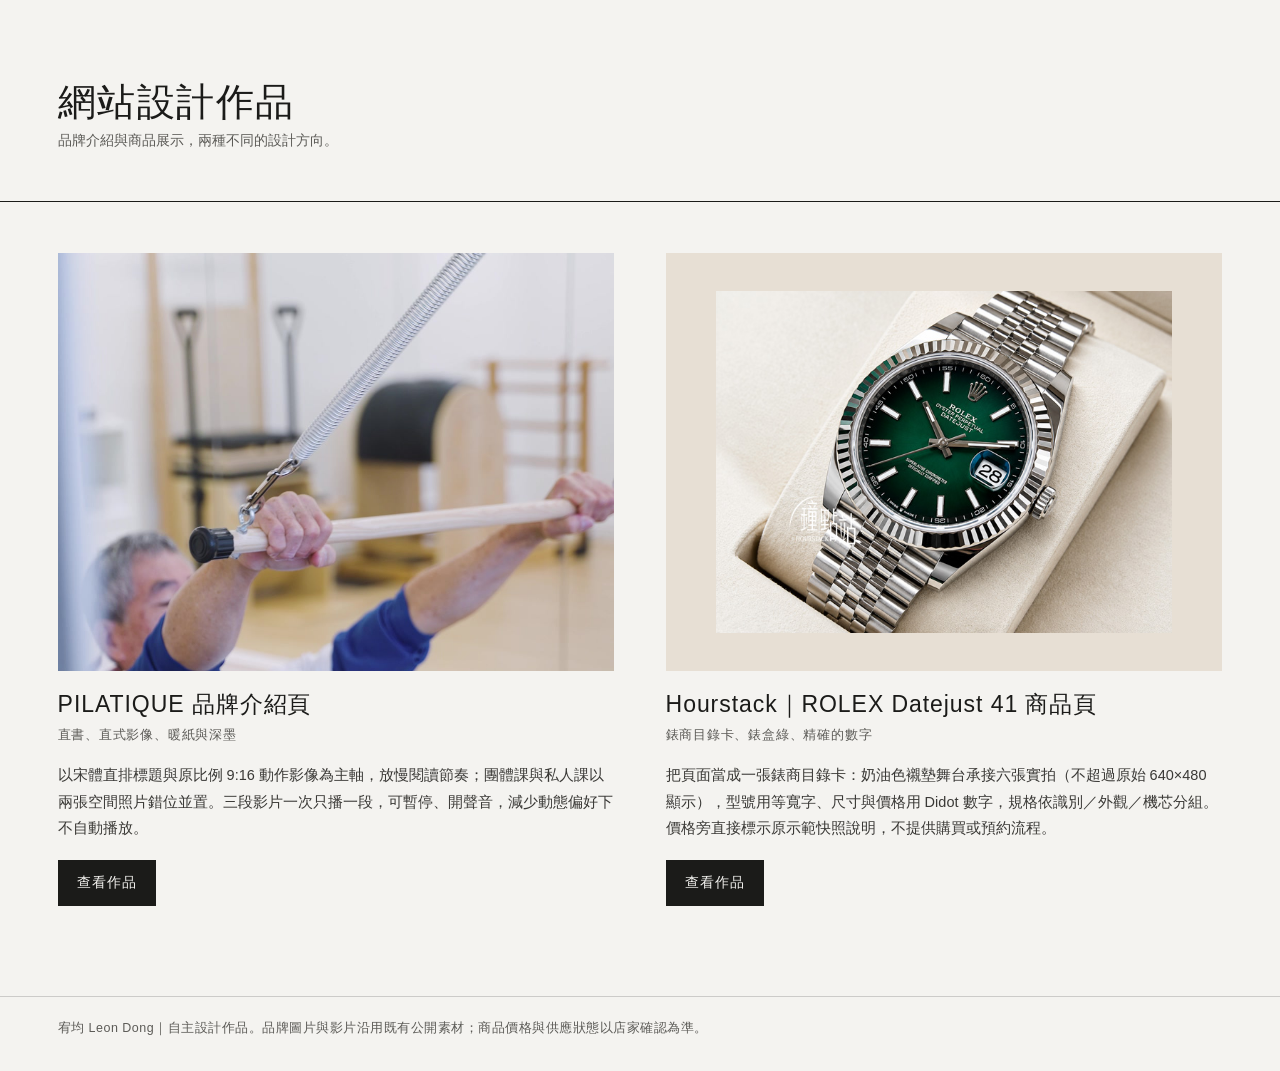
<file: index.html>
<!doctype html>
<html lang="zh-Hant">
<head>
  <meta charset="utf-8">
  <meta name="viewport" content="width=device-width, initial-scale=1">
  <meta name="theme-color" content="#f4f3f0">
  <title>網站設計作品｜Leon Dong</title>
  <style>
    :root {
      --bg: #f4f3f0;
      --ink: #1b1b19;
      --muted: #5c5b57;
      --line: rgba(27, 27, 25, .18);
      --sans: "PingFang TC", "Noto Sans TC", "Microsoft JhengHei", sans-serif;
      --mono: "SF Mono", ui-monospace, "Menlo", monospace;
      --gutter: clamp(20px, 4.5vw, 64px);
    }
    * { box-sizing: border-box; }
    body { margin: 0; background: var(--bg); color: var(--ink); font-family: var(--sans); -webkit-font-smoothing: antialiased; overflow-x: clip; }
    a { color: inherit; }
    h1, h2, p, figure { margin: 0; }
    img { display: block; max-width: 100%; }
    :focus-visible { outline: 2px solid var(--ink); outline-offset: 3px; }

    .head {
      max-width: 1320px; margin: 0 auto;
      padding: clamp(36px, 6vw, 80px) var(--gutter) clamp(28px, 4vw, 48px);
      display: flex; flex-wrap: wrap; align-items: end; justify-content: space-between; gap: 16px 40px;
      border-bottom: 1px solid var(--ink);
    }
    .head h1 { font-size: clamp(26px, 3vw, 40px); font-weight: 500; letter-spacing: .04em; }
    .head p { color: var(--muted); font-size: 14px; line-height: 1.8; }
    .head .code { font-family: var(--mono); font-size: 12.5px; letter-spacing: .04em; }

    .pair {
      max-width: 1320px; margin: 0 auto;
      padding: clamp(32px, 4vw, 56px) var(--gutter) clamp(56px, 7vw, 96px);
      display: grid; grid-template-columns: repeat(2, minmax(0, 1fr)); gap: clamp(28px, 4vw, 64px);
    }
    .entry { display: grid; grid-template-rows: auto auto 1fr auto; gap: 18px; }
    .entry__img { display: block; overflow: hidden; background: #e6e3dc; }
    .entry__img img { width: 100%; height: auto; transition: transform .5s ease; }
    .entry__img:hover img { transform: scale(1.015); }
    .entry--pilatique .entry__img { background: #e7dfd3; }
    .entry--pilatique .entry__img img { aspect-ratio: 4 / 3; object-fit: cover; object-position: 50% 42%; }
    .entry--hourstack .entry__img { background: #e7dfd4; display: grid; place-items: center; aspect-ratio: 4 / 3; }
    .entry--hourstack .entry__img img { width: min(82%, 520px); }
    .entry h2 { font-size: clamp(20px, 1.8vw, 24px); font-weight: 500; letter-spacing: .04em; }
    .entry h2 small { display: block; margin-top: 6px; color: var(--muted); font-size: 13px; font-weight: 400; letter-spacing: .06em; }
    .entry p { color: #3a3936; font-size: 14.5px; line-height: 1.85; }
    .entry__links { display: flex; flex-wrap: wrap; gap: 12px; }
    .btn {
      display: inline-flex; align-items: center; min-height: 46px; padding: 0 18px;
      border: 1px solid var(--ink); font-size: 14px; letter-spacing: .08em; text-decoration: none;
    }
    .btn--solid { background: var(--ink); color: var(--bg); }
    .btn--solid:hover { background: #3a3936; }
    .btn:not(.btn--solid):hover { background: #fff; }
    .btn small { margin-left: 8px; color: var(--muted); font-size: 11.5px; }

    .foot {
      max-width: 1320px; margin: 0 auto;
      padding: 20px var(--gutter) 32px;
      border-top: 1px solid var(--line);
      color: var(--muted); font-size: 12.5px; line-height: 1.8; letter-spacing: .04em;
    }

    @media (max-width: 760px) {
      .pair { grid-template-columns: minmax(0, 1fr); }
    }
    @media (prefers-reduced-motion: reduce) {
      .entry__img img { transition: none; }
    }
  </style>
  <meta name="robots" content="noindex,nofollow">
</head>
<body>
  <header class="head">
    <div>
      <h1>網站設計作品</h1>
      <p>品牌介紹與商品展示，兩種不同的設計方向。</p>
    </div>
  </header>

  <main class="pair">
    <article class="entry entry--pilatique">
      <a class="entry__img" href="pilatique.html" tabindex="-1" aria-hidden="true">
        <img src="./senior-motion.jpg" width="1080" height="1370" alt="">
      </a>
      <h2>PILATIQUE 品牌介紹頁<small>直書、直式影像、暖紙與深墨</small></h2>
      <p>以宋體直排標題與原比例 9:16 動作影像為主軸，放慢閱讀節奏；團體課與私人課以兩張空間照片錯位並置。三段影片一次只播一段，可暫停、開聲音，減少動態偏好下不自動播放。</p>
      <p class="entry__links">
        <a class="btn btn--solid" href="pilatique.html">查看作品</a>
      </p>
    </article>

    <article class="entry entry--hourstack">
      <a class="entry__img" href="hourstack.html" tabindex="-1" aria-hidden="true">
        <img src="./5D3C719B-2F21-400F-98CD-6BE4C067C456.jpg" width="640" height="480" alt="">
      </a>
      <h2>Hourstack｜ROLEX Datejust 41 商品頁<small>錶商目錄卡、錶盒綠、精確的數字</small></h2>
      <p>把頁面當成一張錶商目錄卡：奶油色襯墊舞台承接六張實拍（不超過原始 640×480 顯示），型號用等寬字、尺寸與價格用 Didot 數字，規格依識別／外觀／機芯分組。價格旁直接標示原示範快照說明，不提供購買或預約流程。</p>
      <p class="entry__links">
        <a class="btn btn--solid" href="hourstack.html">查看作品</a>
      </p>
    </article>
  </main>

  <footer class="foot">
    宥均 Leon Dong｜自主設計作品。品牌圖片與影片沿用既有公開素材；商品價格與供應狀態以店家確認為準。
  </footer>
</body>
</html>
</file>
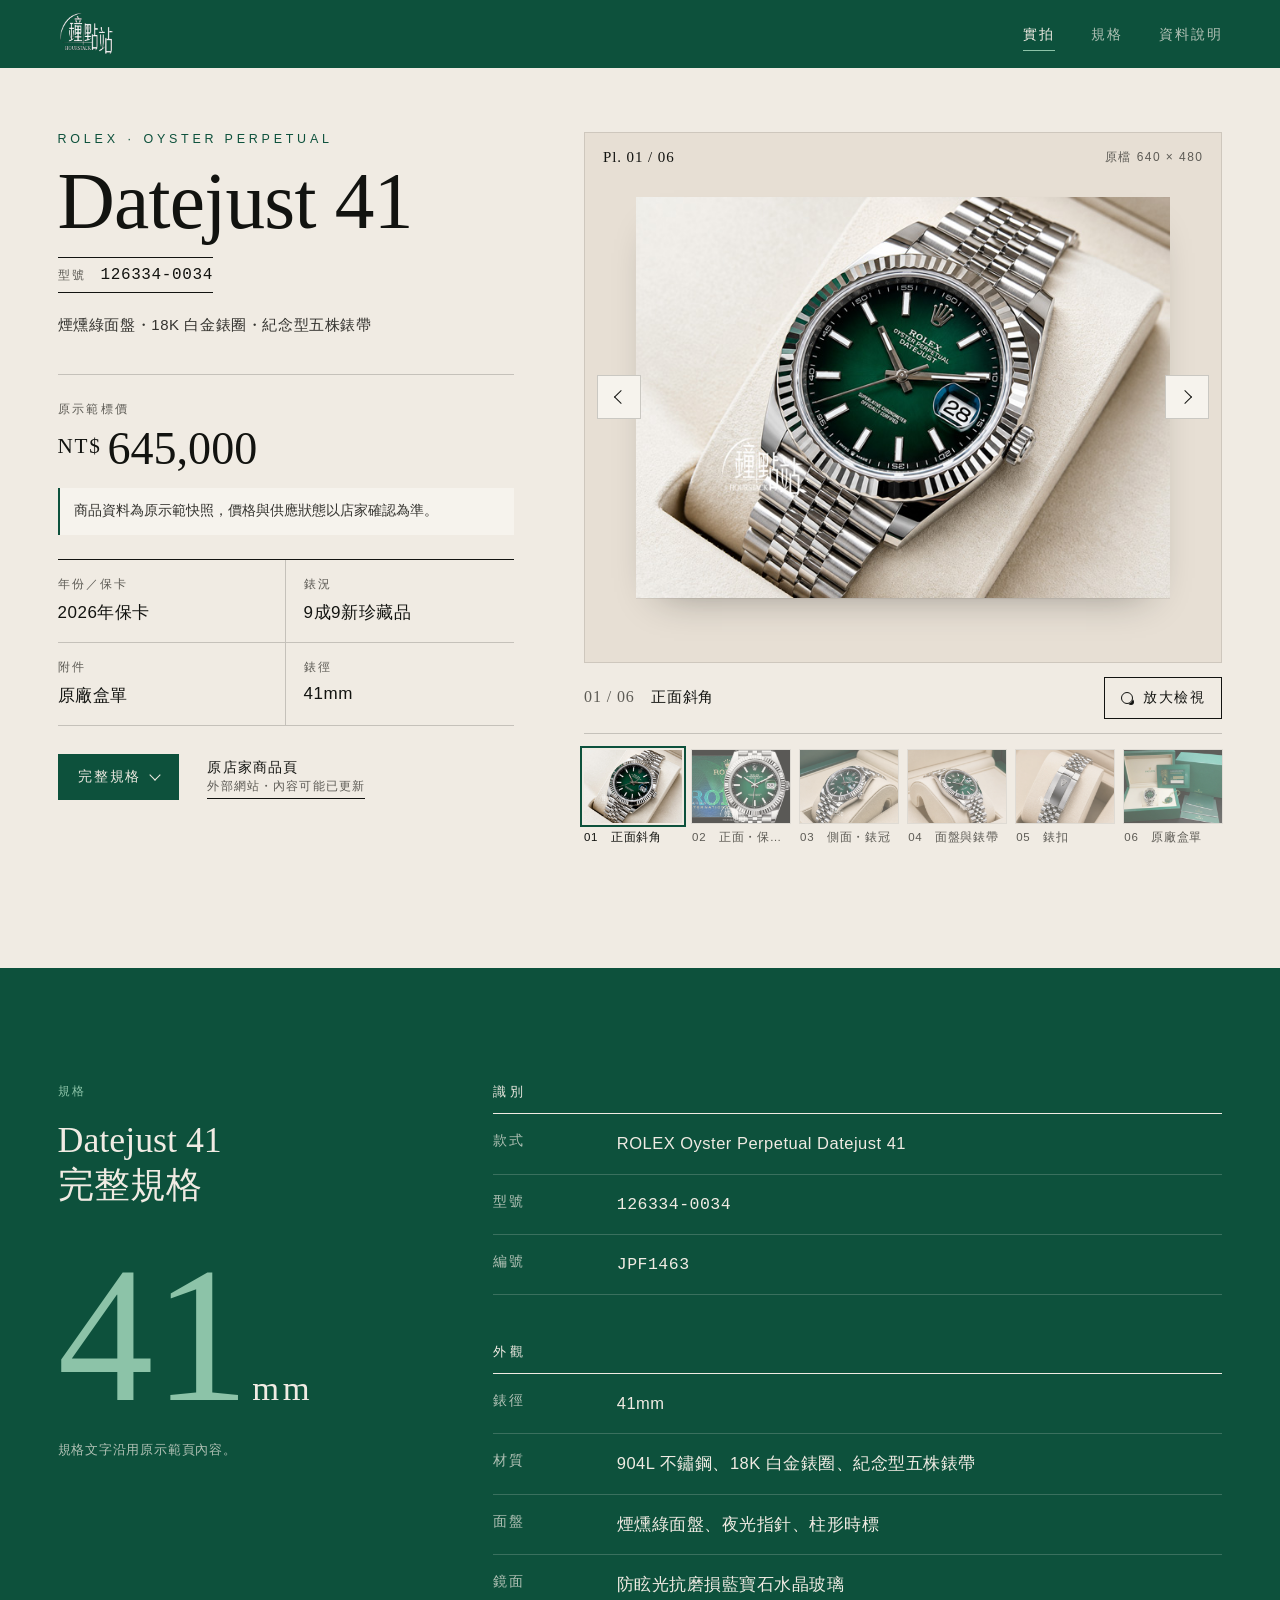
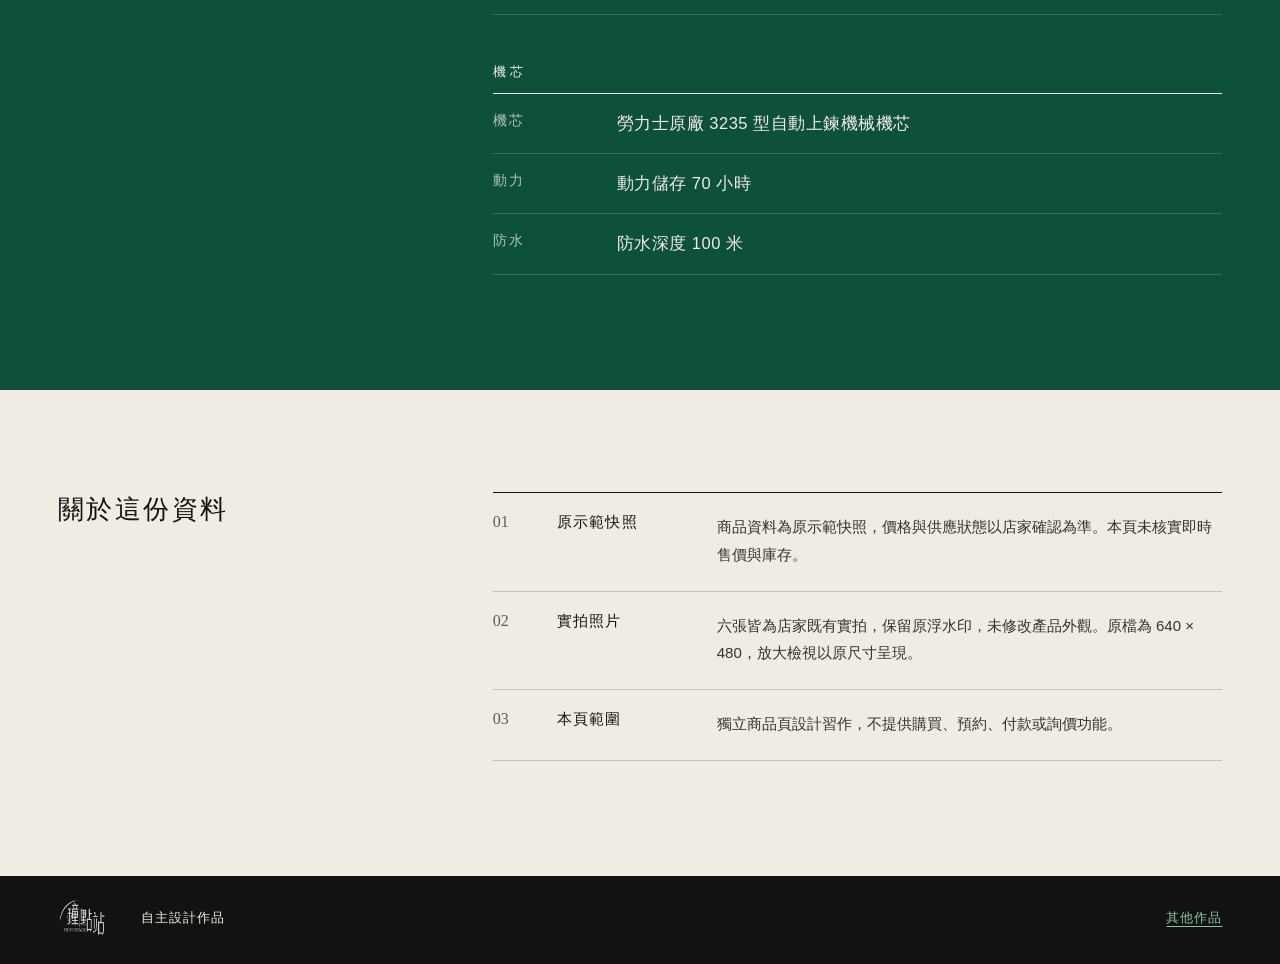
<file: hourstack.html>
<!doctype html>
<html lang="zh-Hant">
<head>
  <meta charset="utf-8">
  <meta name="viewport" content="width=device-width, initial-scale=1">
  <meta name="theme-color" content="#0d513c">
  <title>ROLEX Datejust 41｜鐘點站名錶 HOURSTACK</title>
  <meta name="description" content="Hourstack 鐘點站名錶 ROLEX Datejust 41 商品頁的獨立設計習作，非品牌委託案例。">
  <link rel="stylesheet" href="hourstack.css">
  <meta name="robots" content="noindex,nofollow">
</head>
<body>
  <a class="skip" href="#main">跳到主要內容</a>

  <header class="top">
    <a class="top__brand" href="#main">
      <img src="./logo.png" width="357" height="306" alt="鐘點站 HOURSTACK">
    </a>
    <nav aria-label="頁內導覽">
      <a href="#photos">實拍</a>
      <a href="#specs">規格</a>
      <a href="#notes">資料說明</a>
    </nav>
  </header>

  <main id="main">
    <div class="product">
      <div class="p-head">
        <p class="brandline">ROLEX<span aria-hidden="true">·</span>Oyster Perpetual</p>
        <h1>Datejust 41</h1>
        <p class="ref"><span class="ref__label">型號</span><span class="mono">126334-0034</span></p>
        <p class="p-sub">煙燻綠面盤・18K 白金錶圈・紀念型五株錶帶</p>
      </div>

      <section class="stage" id="photos" aria-label="商品實拍，共六張">
        <div class="stage__field">
          <p class="stage__plate" aria-hidden="true">Pl. <span data-plate>01</span> / 06</p>
          <p class="stage__size" aria-hidden="true">原檔 640 × 480</p>
          <button class="stage__view" type="button" data-open aria-haspopup="dialog">
            <img data-stage-img src="./5D3C719B-2F21-400F-98CD-6BE4C067C456.jpg"
                 width="640" height="480" alt="Rolex Datejust 41 正面斜角實拍">
          </button>
          <button class="stage__arrow stage__arrow--prev" type="button" data-step="-1" aria-label="上一張實拍"></button>
          <button class="stage__arrow stage__arrow--next" type="button" data-step="1" aria-label="下一張實拍"></button>
        </div>
        <div class="stage__meta">
          <p class="stage__caption" aria-live="polite"><span data-count>01 / 06</span><span data-caption>正面斜角</span></p>
          <button class="stage__zoom" type="button" data-open aria-haspopup="dialog">放大檢視</button>
        </div>
        <ol class="thumbs" aria-label="選擇實拍照片"></ol>
      </section>

      <div class="p-body">
        <div class="price">
          <p class="price__label">原示範標價</p>
          <p class="price__value"><span>NT$</span>645,000</p>
          <p class="price__note">商品資料為原示範快照，價格與供應狀態以店家確認為準。</p>
        </div>

        <dl class="facts">
          <div><dt>年份／保卡</dt><dd>2026年保卡</dd></div>
          <div><dt>錶況</dt><dd>9成9新珍藏品</dd></div>
          <div><dt>附件</dt><dd>原廠盒單</dd></div>
          <div><dt>錶徑</dt><dd>41mm</dd></div>
        </dl>

        <p class="p-links">
          <a class="p-links__spec" href="#specs">完整規格</a>
          <a class="p-links__ext" href="https://www.hourstack.com.tw/product_open.asp?ID=18263" target="_blank" rel="noopener">原店家商品頁<small>外部網站・內容可能已更新</small></a>
        </p>
      </div>
    </div>

    <section class="specs" id="specs" aria-labelledby="specs-title">
      <div class="specs__inner">
        <div class="specs__aside">
          <p class="label">規格</p>
          <h2 id="specs-title">Datejust 41<br>完整規格</h2>
          <p class="specs__big" aria-hidden="true">41<span>mm</span></p>
          <p class="specs__src">規格文字沿用原示範頁內容。</p>
        </div>

        <div class="specs__groups">
          <section aria-labelledby="g-id">
            <h3 id="g-id">識別</h3>
            <dl>
              <div><dt>款式</dt><dd>ROLEX Oyster Perpetual Datejust 41</dd></div>
              <div><dt>型號</dt><dd class="mono">126334-0034</dd></div>
              <div><dt>編號</dt><dd class="mono">JPF1463</dd></div>
            </dl>
          </section>
          <section aria-labelledby="g-look">
            <h3 id="g-look">外觀</h3>
            <dl>
              <div><dt>錶徑</dt><dd>41mm</dd></div>
              <div><dt>材質</dt><dd>904L 不鏽鋼、18K 白金錶圈、紀念型五株錶帶</dd></div>
              <div><dt>面盤</dt><dd>煙燻綠面盤、夜光指針、柱形時標</dd></div>
              <div><dt>鏡面</dt><dd>防眩光抗磨損藍寶石水晶玻璃</dd></div>
            </dl>
          </section>
          <section aria-labelledby="g-move">
            <h3 id="g-move">機芯</h3>
            <dl>
              <div><dt>機芯</dt><dd>勞力士原廠 3235 型自動上鍊機械機芯</dd></div>
              <div><dt>動力</dt><dd>動力儲存 70 小時</dd></div>
              <div><dt>防水</dt><dd>防水深度 100 米</dd></div>
            </dl>
          </section>
        </div>
      </div>
    </section>

    <section class="notes" id="notes" aria-labelledby="notes-title">
      <h2 id="notes-title">關於這份資料</h2>
      <ol class="notes__list">
        <li>
          <strong>原示範快照</strong>
          <p>商品資料為原示範快照，價格與供應狀態以店家確認為準。本頁未核實即時售價與庫存。</p>
        </li>
        <li>
          <strong>實拍照片</strong>
          <p>六張皆為店家既有實拍，保留原浮水印，未修改產品外觀。原檔為 640 × 480，放大檢視以原尺寸呈現。</p>
        </li>
        <li>
          <strong>本頁範圍</strong>
          <p>獨立商品頁設計習作，不提供購買、預約、付款或詢價功能。</p>
        </li>
      </ol>
    </section>
  </main>

  <footer class="foot">
    <img src="./logo.png" width="357" height="306" alt="" class="foot__logo">
    <p class="foot__note">自主設計作品</p>
    <p class="foot__links">
      <a href="index.html">其他作品</a>
    </p>
  </footer>

  <dialog class="loupe" aria-labelledby="loupe-caption">
    <div class="loupe__bar">
      <p class="loupe__count" data-count>01 / 06</p>
      <button class="loupe__close" type="button" data-close>關閉<span aria-hidden="true">Esc</span></button>
    </div>
    <figure class="loupe__fig">
      <img data-loupe-img src="./5D3C719B-2F21-400F-98CD-6BE4C067C456.jpg" width="640" height="480" alt="">
      <figcaption id="loupe-caption" data-caption>正面斜角</figcaption>
    </figure>
    <div class="loupe__nav">
      <button type="button" data-step="-1">上一張</button>
      <p class="loupe__hint">← → 切換・原尺寸 640 × 480</p>
      <button type="button" data-step="1">下一張</button>
    </div>
  </dialog>

  <script src="hourstack.js"></script>
</body>
</html>
</file>
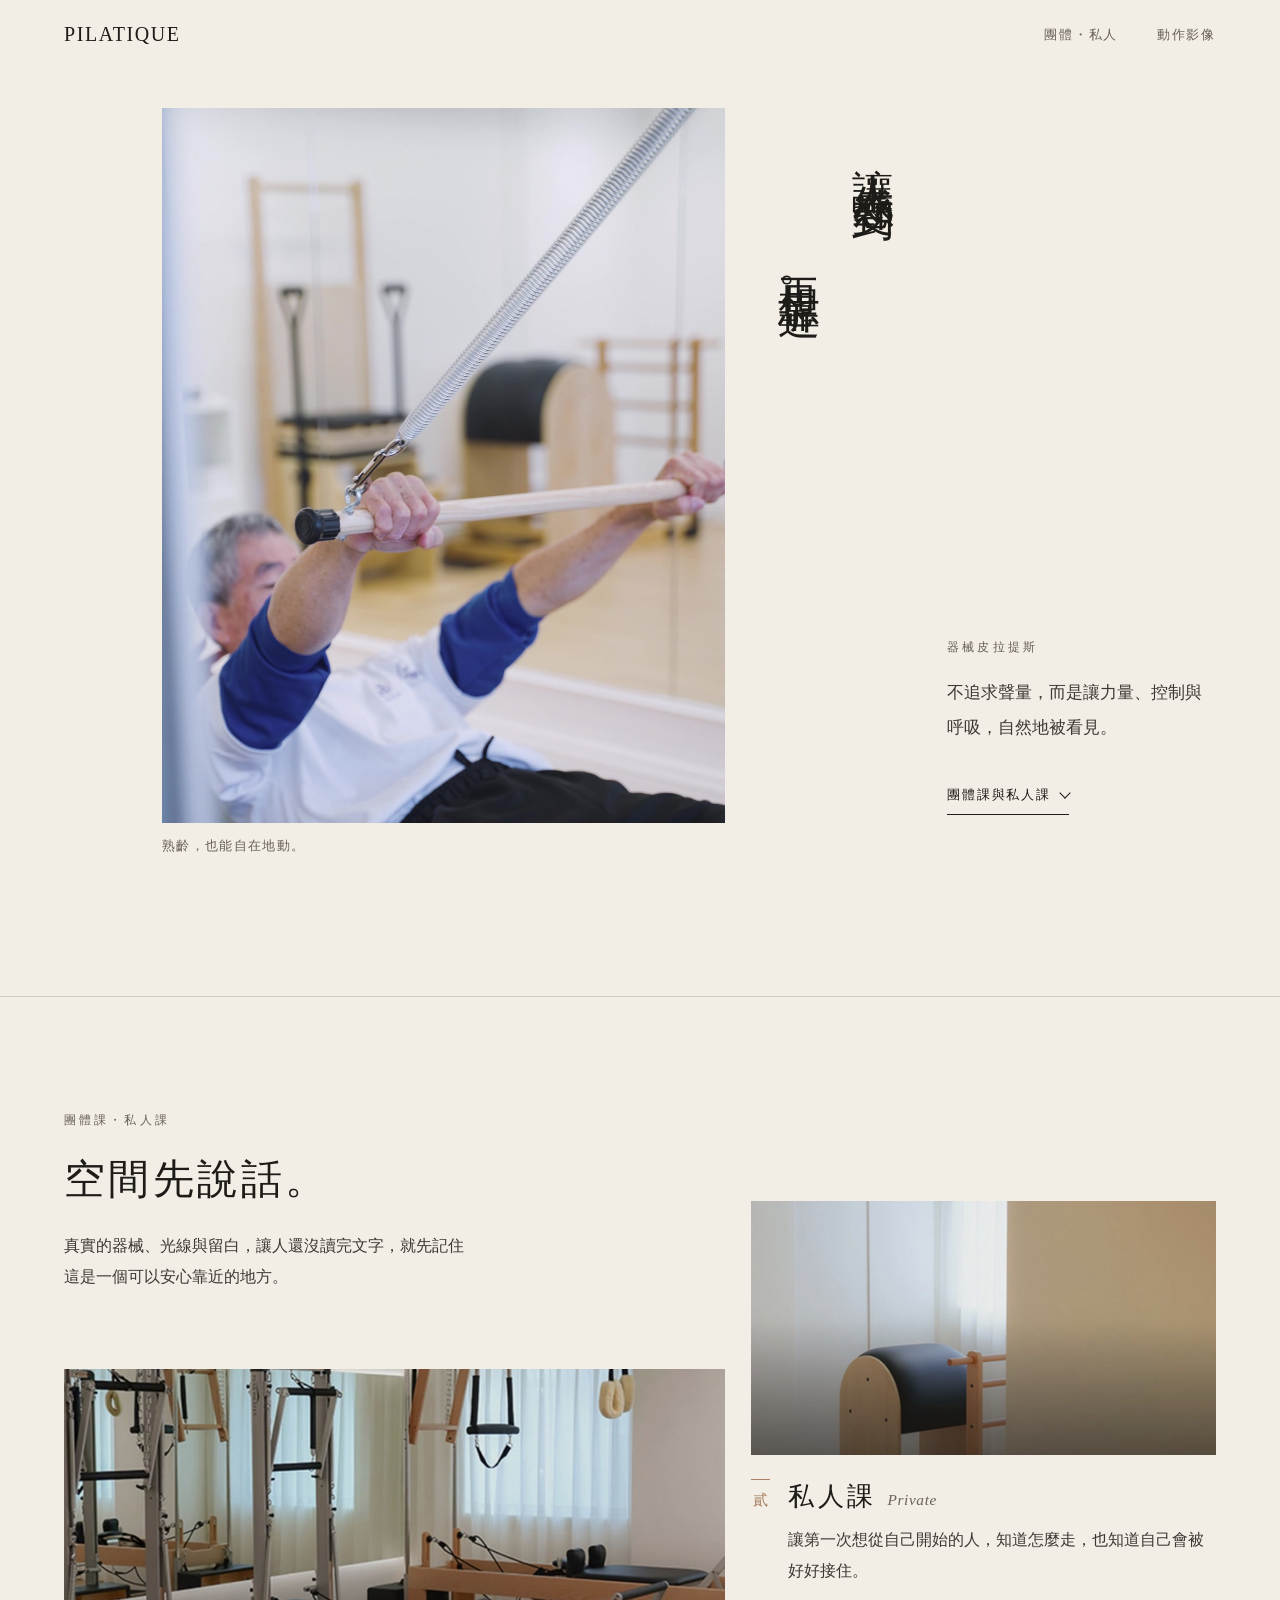
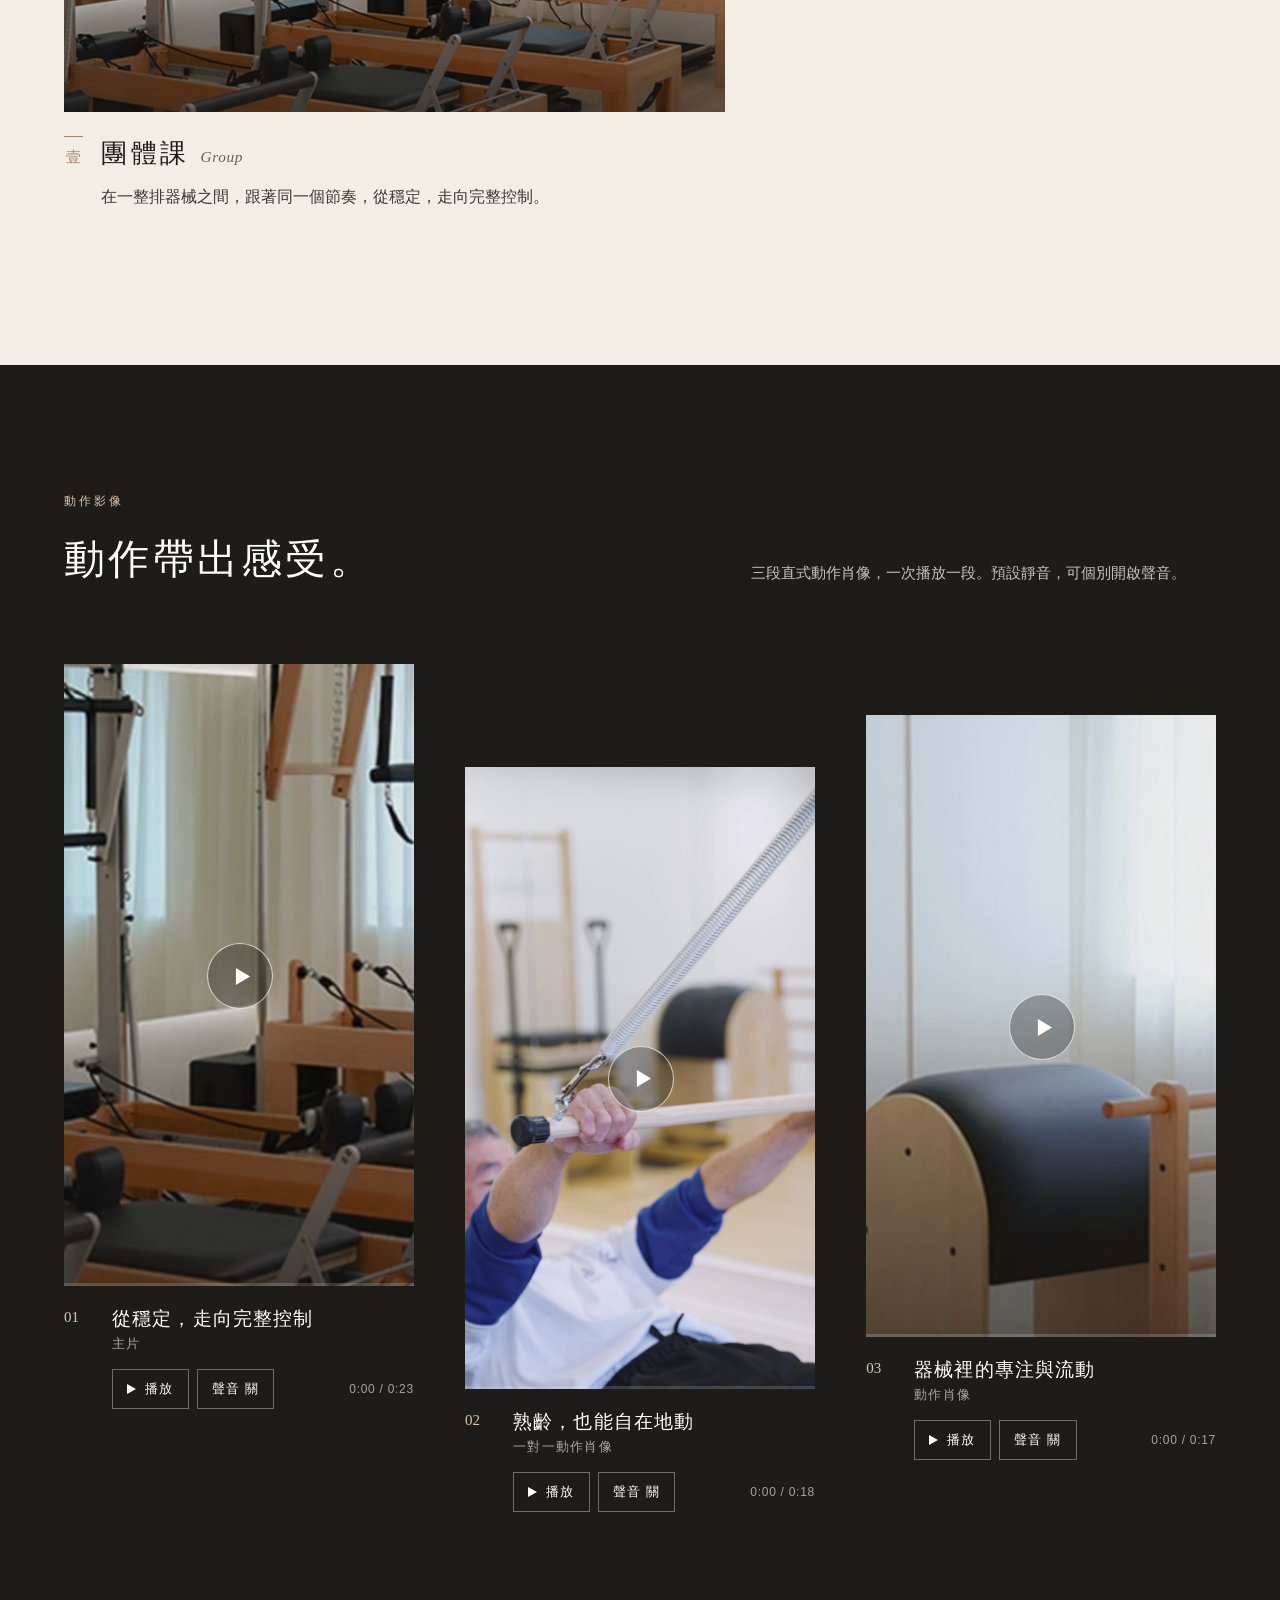
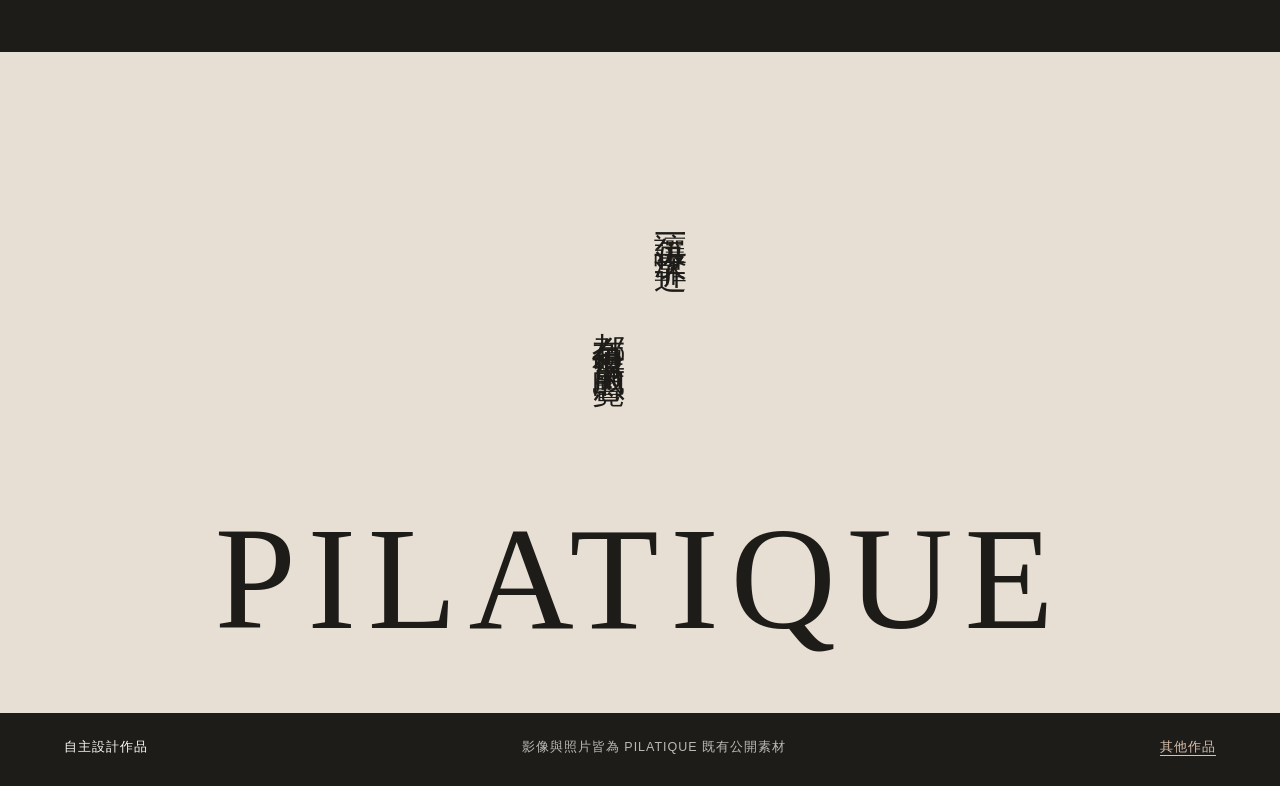
<file: pilatique.html>
<!doctype html>
<html lang="zh-Hant">
<head>
  <meta charset="utf-8">
  <meta name="viewport" content="width=device-width, initial-scale=1">
  <meta name="theme-color" content="#f2ede5">
  <title>PILATIQUE｜器械皮拉提斯</title>
  <meta name="description" content="PILATIQUE 品牌介紹頁，自主設計作品。">
  <link rel="stylesheet" href="pilatique.css">
  <meta name="robots" content="noindex,nofollow">
</head>
<body>
  <a class="skip" href="#main">跳到主要內容</a>

  <header class="bar">
    <a class="wordmark" href="#main">PILATIQUE</a>
    <nav aria-label="頁內導覽">
      <a href="#ways">團體・私人</a>
      <a href="#films">動作影像</a>
    </nav>
  </header>

  <main id="main">
    <section class="opening" id="opening" aria-labelledby="opening-title">
      <figure class="opening__photo">
        <img src="./senior-motion.jpg" width="1080" height="1370"
             alt="熟齡學員在器械上，雙手握住連著彈簧的木桿，背後是鏡面與木質器械">
        <figcaption><span>熟齡，也能自在地動。</span></figcaption>
      </figure>

      <h1 class="opening__title" id="opening-title">
        <span>讓人先感受到，</span><span>再想靠近。</span>
      </h1>

      <div class="opening__note">
        <p class="label">器械皮拉提斯</p>
        <p class="opening__lede">不追求聲量，而是讓力量、控制與呼吸，自然地被看見。</p>
        <a class="down" href="#ways">團體課與私人課</a>
      </div>
    </section>

    <section class="ways" id="ways" aria-labelledby="ways-title">
      <header class="ways__head">
        <p class="label">團體課・私人課</p>
        <h2 id="ways-title">空間先說話。</h2>
        <p>真實的器械、光線與留白，讓人還沒讀完文字，就先記住這是一個可以安心靠近的地方。</p>
      </header>

      <article class="way way--private" aria-labelledby="way-private">
        <figure>
          <img src="./studio-private.jpg" width="1080" height="590" loading="lazy"
               alt="窗邊的梯桶器械，白色紗簾透進柔和的自然光">
        </figure>
        <div class="way__text">
          <span class="way__num" aria-hidden="true">貳</span>
          <h3 id="way-private">私人課<span class="way__en">Private</span></h3>
          <p>讓第一次想從自己開始的人，知道怎麼走，也知道自己會被好好接住。</p>
        </div>
      </article>

      <article class="way way--group" aria-labelledby="way-group">
        <figure>
          <img src="./studio-group.jpg" width="1080" height="560" loading="lazy"
               alt="一整排附塔架的木質器械，沿著鏡牆與紗簾排列">
        </figure>
        <div class="way__text">
          <span class="way__num" aria-hidden="true">壹</span>
          <h3 id="way-group">團體課<span class="way__en">Group</span></h3>
          <p>在一整排器械之間，跟著同一個節奏，從穩定，走向完整控制。</p>
        </div>
      </article>
    </section>

    <section class="films" id="films" aria-labelledby="films-title">
      <header class="films__head">
        <p class="label">動作影像</p>
        <h2 id="films-title">動作帶出感受。</h2>
        <p>三段直式動作肖像，一次播放一段。預設靜音，可個別開啟聲音。</p>
      </header>

      <div class="films__row" role="region" aria-label="三段動作影像" tabindex="0">
        <figure class="film" data-film>
          <div class="film__frame">
            <video muted loop playsinline preload="metadata"
                   poster="./studio-group.jpg"
                   src="./brand-main.mp4"
                   aria-label="影片：從穩定，走向完整控制"></video>
            <div class="film__progress" aria-hidden="true"><span></span></div>
          </div>
          <figcaption>
            <span class="film__num">01</span>
            <strong>從穩定，走向完整控制</strong>
            <small>主片</small>
          </figcaption>
          <div class="film__controls">
            <button type="button" class="film__play" aria-pressed="false"><i class="ico ico--play" aria-hidden="true"></i><span class="t">播放</span></button>
            <button type="button" class="film__sound" aria-pressed="false"><span class="t">聲音 關</span></button>
            <span class="film__time" aria-hidden="true">0:00 / 0:23</span>
          </div>
        </figure>

        <figure class="film" data-film>
          <div class="film__frame">
            <video muted loop playsinline preload="metadata"
                   poster="./senior-motion.jpg"
                   src="./brand-senior.mp4"
                   aria-label="影片：熟齡，也能自在地動"></video>
            <div class="film__progress" aria-hidden="true"><span></span></div>
          </div>
          <figcaption>
            <span class="film__num">02</span>
            <strong>熟齡，也能自在地動</strong>
            <small>一對一動作肖像</small>
          </figcaption>
          <div class="film__controls">
            <button type="button" class="film__play" aria-pressed="false"><i class="ico ico--play" aria-hidden="true"></i><span class="t">播放</span></button>
            <button type="button" class="film__sound" aria-pressed="false"><span class="t">聲音 關</span></button>
            <span class="film__time" aria-hidden="true">0:00 / 0:18</span>
          </div>
        </figure>

        <figure class="film" data-film>
          <div class="film__frame">
            <video muted loop playsinline preload="metadata"
                   poster="./studio-private.jpg"
                   src="./brand-dance.mp4"
                   aria-label="影片：器械裡的專注與流動"></video>
            <div class="film__progress" aria-hidden="true"><span></span></div>
          </div>
          <figcaption>
            <span class="film__num">03</span>
            <strong>器械裡的專注與流動</strong>
            <small>動作肖像</small>
          </figcaption>
          <div class="film__controls">
            <button type="button" class="film__play" aria-pressed="false"><i class="ico ico--play" aria-hidden="true"></i><span class="t">播放</span></button>
            <button type="button" class="film__sound" aria-pressed="false"><span class="t">聲音 關</span></button>
            <span class="film__time" aria-hidden="true">0:00 / 0:17</span>
          </div>
        </figure>
      </div>
      <p class="films__hint" aria-hidden="true">左右滑動，看三段影像</p>
    </section>

    <section class="closing" aria-labelledby="closing-title">
      <h2 class="closing__line" id="closing-title">
        <span>讓每一次靠近，</span><span>都有值得留下的感覺。</span>
      </h2>
      <p class="closing__mark" aria-hidden="true">PILATIQUE</p>
    </section>
  </main>

  <footer class="foot">
    <p class="foot__note">自主設計作品</p>
    <p>影像與照片皆為 PILATIQUE 既有公開素材</p>
    <p class="foot__links">
      <a href="index.html">其他作品</a>
    </p>
  </footer>

  <script src="pilatique.js"></script>
</body>
</html>
</file>
<file: hourstack.css>
/* Hourstack — 錶商目錄卡：綠色錶盒、奶油襯墊、精確的數字 */
:root {
  --forest: #0d513c;
  --forest-deep: #083e2e;
  --mint: #8cc3a8;
  --ink: #121310;
  --paper: #f0ebe3;
  --paper-2: #e7dfd4;
  --cream: #f6f3ed;
  --text: #34332f;
  --muted: #5d5b55;
  --line: rgba(27, 28, 24, .2);
  --line-soft: rgba(27, 28, 24, .12);
  --on-green: #f0ebe3;
  --on-green-muted: rgba(240, 235, 227, .72);
  --didot: "Didot", "Bodoni 72", "Bodoni Moda", "Big Caslon", Georgia, serif;
  --sans: "PingFang TC", "Noto Sans TC", "Microsoft JhengHei", sans-serif;
  --mono: "SF Mono", ui-monospace, "Menlo", "Consolas", monospace;
  --gutter: clamp(20px, 4.5vw, 64px);
  --max: 1320px;
}

* { box-sizing: border-box; }
html { scroll-behavior: smooth; scroll-padding-top: 76px; }
body {
  margin: 0;
  background: var(--paper);
  color: var(--ink);
  font-family: var(--sans);
  -webkit-font-smoothing: antialiased;
  overflow-x: clip;
}
img { display: block; max-width: 100%; }
a { color: inherit; }
h1, h2, h3, p, figure, dl, dd, ol { margin: 0; }
ol { padding: 0; list-style: none; }
button { font: inherit; color: inherit; }
:focus-visible { outline: 2px solid var(--forest); outline-offset: 3px; }
.mono { font-family: var(--mono); letter-spacing: .04em; }
.label { font-size: 12px; letter-spacing: .24em; }

.skip {
  position: absolute; left: 16px; top: -60px; z-index: 50;
  padding: 10px 14px; background: var(--ink); color: var(--paper); text-decoration: none;
}
.skip:focus { top: 12px; }

/* ---------- 頂欄（錶盒綠） ---------- */
.top {
  position: sticky; top: 0; z-index: 20;
  display: flex; align-items: center; justify-content: space-between; gap: 20px;
  padding: 8px var(--gutter);
  background: var(--forest);
  color: var(--on-green);
}
.top__brand { display: block; line-height: 0; }
.top__brand img { width: auto; height: 52px; }
.top nav { display: flex; gap: clamp(16px, 3vw, 36px); }
.top nav a {
  padding: 8px 0 6px;
  border-bottom: 1px solid transparent;
  color: var(--on-green-muted);
  font-size: 13.5px;
  letter-spacing: .14em;
  text-decoration: none;
  transition: color .2s ease, border-color .2s ease;
}
.top nav a:hover { color: var(--on-green); }
.top nav a[aria-current="true"] { color: var(--on-green); border-bottom-color: var(--mint); }
.top a:focus-visible { outline-color: var(--mint); }

/* ---------- 商品主區 ---------- */
.product {
  max-width: var(--max);
  margin: 0 auto;
  padding: clamp(36px, 5vw, 72px) var(--gutter) clamp(72px, 9vw, 120px);
  display: grid;
  grid-template-columns: minmax(0, 5fr) minmax(0, 7fr);
  grid-template-areas:
    "head  stage"
    "body  stage";
  grid-template-rows: auto 1fr;
  column-gap: clamp(32px, 5.5vw, 96px);
  row-gap: 36px;
  align-items: start;
}
.p-head { grid-area: head; }
.p-body { grid-area: body; }
.stage { grid-area: stage; }

.brandline {
  display: flex; gap: .7em;
  color: var(--forest);
  font-size: 12.5px;
  font-weight: 500;
  letter-spacing: .3em;
  text-transform: uppercase;
}
.p-head h1 {
  margin: 18px 0 18px;
  font-family: var(--didot);
  font-weight: 400;
  font-size: clamp(52px, 6.2vw, 92px);
  line-height: .95;
  letter-spacing: -.01em;
}
.ref {
  display: inline-flex; align-items: baseline; gap: 14px;
  padding: 8px 0;
  border-top: 1px solid var(--ink);
  border-bottom: 1px solid var(--ink);
  font-size: 16px;
}
.ref__label { color: var(--muted); font-size: 12px; letter-spacing: .2em; }
.p-sub { margin-top: 18px; color: var(--text); font-size: 15px; line-height: 1.8; letter-spacing: .04em; }

/* 價格 */
.price { padding: 26px 0 24px; border-top: 1px solid var(--line); }
.price__label { color: var(--muted); font-size: 12px; letter-spacing: .2em; }
.price__value {
  margin-top: 8px;
  font-family: var(--didot);
  font-size: clamp(38px, 3.6vw, 50px);
  line-height: 1;
  font-variant-numeric: lining-nums;
}
.price__value span { margin-right: .28em; font-size: .46em; letter-spacing: .08em; vertical-align: .55em; }
.price__note {
  margin-top: 16px;
  padding: 12px 14px;
  border-left: 2px solid var(--forest);
  background: var(--cream);
  color: var(--text);
  font-size: 13.5px;
  line-height: 1.7;
}

/* 重點資料：2×2 帳冊 */
.facts {
  display: grid;
  grid-template-columns: repeat(2, minmax(0, 1fr));
  border-top: 1px solid var(--ink);
}
.facts div {
  padding: 16px 0 18px;
  border-bottom: 1px solid var(--line);
}
.facts div:nth-child(odd) { padding-right: 18px; border-right: 1px solid var(--line); }
.facts div:nth-child(even) { padding-left: 18px; }
.facts dt { color: var(--muted); font-size: 12px; letter-spacing: .18em; }
.facts dd { margin-top: 8px; font-size: 17px; letter-spacing: .03em; }

.p-links { display: flex; flex-wrap: wrap; align-items: center; gap: 14px 28px; margin-top: 28px; }
.p-links a { text-decoration: none; }
.p-links__spec {
  display: inline-flex; align-items: center; gap: 10px;
  min-height: 46px;
  padding: 0 20px;
  background: var(--forest);
  color: var(--on-green);
  font-size: 14px;
  letter-spacing: .14em;
}
.p-links__spec::after {
  content: ""; width: 7px; height: 7px;
  border-right: 1.5px solid currentColor; border-bottom: 1.5px solid currentColor;
  transform: translateY(-2px) rotate(45deg);
}
.p-links__spec:hover { background: var(--forest-deep); }
.p-links__ext {
  display: inline-flex; flex-direction: column; gap: 2px;
  padding: 4px 0;
  border-bottom: 1px solid var(--ink);
  font-size: 14px;
  letter-spacing: .08em;
}
.p-links__ext::after { content: none; }
.p-links__ext small { color: var(--muted); font-size: 11.5px; letter-spacing: .1em; }
.p-links__ext:hover { color: var(--forest); border-color: var(--forest); }

/* ---------- 實拍舞台 ---------- */
.stage__field {
  position: relative;
  display: grid;
  place-items: center;
  padding: clamp(44px, 5vw, 64px) clamp(16px, 4vw, 56px);
  background: var(--paper-2);
  border: 1px solid var(--line-soft);
  touch-action: pan-y;
}
.stage__plate, .stage__size {
  position: absolute; top: 16px;
  color: var(--muted);
  font-size: 12px;
  letter-spacing: .12em;
}
.stage__plate { left: 18px; font-family: var(--didot); font-size: 15px; letter-spacing: .06em; color: var(--ink); }
.stage__size { right: 18px; }
.stage__view {
  display: block;
  width: min(100%, 560px);
  padding: 0;
  border: 0;
  background: none;
  cursor: zoom-in;
}
.stage__view img {
  width: 100%;
  height: auto;
  aspect-ratio: 4 / 3;
  box-shadow: 0 1px 0 rgba(0, 0, 0, .06), 0 18px 40px -24px rgba(18, 19, 16, .45);
  transition: opacity .22s ease;
}
.stage__view img.is-swapping { opacity: .15; }
.stage__arrow {
  position: absolute; top: 50%;
  width: 44px; height: 44px;
  margin-top: -22px;
  padding: 0;
  border: 1px solid var(--line);
  background: var(--cream);
  cursor: pointer;
  transition: background .2s ease, border-color .2s ease;
}
.stage__arrow::before {
  content: "";
  position: absolute; left: 50%; top: 50%;
  width: 9px; height: 9px;
  border-left: 1.5px solid var(--ink); border-bottom: 1.5px solid var(--ink);
}
.stage__arrow--prev { left: 12px; }
.stage__arrow--prev::before { transform: translate(-30%, -50%) rotate(45deg); }
.stage__arrow--next { right: 12px; }
.stage__arrow--next::before { transform: translate(-70%, -50%) rotate(-135deg); }
.stage__arrow:hover { background: #fff; border-color: var(--ink); }

.stage__meta {
  display: flex; align-items: center; justify-content: space-between; gap: 16px;
  padding: 14px 0;
  border-bottom: 1px solid var(--line);
}
.stage__caption { display: flex; align-items: baseline; gap: 16px; font-size: 15px; letter-spacing: .06em; }
.stage__caption [data-count] { font-family: var(--didot); font-size: 16px; color: var(--muted); font-variant-numeric: lining-nums; }
.stage__zoom {
  display: inline-flex; align-items: center; gap: 10px;
  min-height: 42px;
  padding: 0 16px;
  border: 1px solid var(--ink);
  background: transparent;
  font-size: 13.5px;
  letter-spacing: .12em;
  cursor: pointer;
}
.stage__zoom::before {
  content: ""; width: 10px; height: 10px;
  border: 1.5px solid currentColor;
  border-radius: 50%;
  box-shadow: 4px 4px 0 -3px currentColor;
}
.stage__zoom:hover { background: var(--ink); color: var(--paper); }

.thumbs {
  display: grid;
  grid-template-columns: repeat(6, minmax(0, 1fr));
  gap: 10px;
  margin-top: 16px;
}
.thumbs button {
  display: block;
  width: 100%;
  padding: 0 0 8px;
  border: 0;
  background: none;
  cursor: pointer;
  text-align: left;
}
.thumbs img {
  width: 100%;
  height: auto;
  aspect-ratio: 4 / 3;
  outline: 1px solid var(--line-soft);
  opacity: .62;
  transition: opacity .2s ease, outline-color .2s ease;
}
.thumbs span {
  display: block;
  margin-top: 7px;
  color: var(--muted);
  font-size: 11.5px;
  letter-spacing: .06em;
  white-space: nowrap; overflow: hidden; text-overflow: ellipsis;
}
.thumbs button:hover img { opacity: .9; }
.thumbs button[aria-pressed="true"] img { opacity: 1; outline: 2px solid var(--forest); outline-offset: 2px; }
.thumbs button[aria-pressed="true"] span { color: var(--ink); }

/* ---------- 規格（錶盒綠） ---------- */
.specs { background: var(--forest); color: var(--on-green); }
.specs__inner {
  max-width: var(--max);
  margin: 0 auto;
  padding: clamp(72px, 9vw, 128px) var(--gutter);
  display: grid;
  grid-template-columns: minmax(0, 4fr) minmax(0, 8fr);
  column-gap: clamp(32px, 5.5vw, 96px);
}
.specs__aside .label { color: var(--mint); }
.specs__aside h2 {
  margin-top: 18px;
  font-family: var(--didot);
  font-weight: 400;
  font-size: clamp(30px, 2.8vw, 40px);
  line-height: 1.25;
}
.specs__big {
  margin-top: clamp(28px, 4vw, 56px);
  font-family: var(--didot);
  font-size: clamp(120px, 15vw, 220px);
  line-height: .8;
  color: var(--mint);
  font-variant-numeric: lining-nums;
}
.specs__big span { margin-left: .08em; font-size: .18em; letter-spacing: .1em; color: var(--on-green); }
.specs__src { margin-top: 28px; color: var(--on-green-muted); font-size: 13px; letter-spacing: .06em; }
.specs__groups { display: grid; gap: clamp(32px, 4vw, 48px); }
.specs__groups h3 {
  padding-bottom: 12px;
  border-bottom: 1px solid var(--on-green);
  font-size: 13px;
  font-weight: 500;
  letter-spacing: .3em;
}
.specs__groups dl div {
  display: grid;
  grid-template-columns: 6.5em minmax(0, 1fr);
  gap: 20px;
  padding: 16px 0;
  border-bottom: 1px solid rgba(240, 235, 227, .2);
}
.specs__groups dt { color: var(--on-green-muted); font-size: 13.5px; letter-spacing: .14em; padding-top: 2px; }
.specs__groups dd { font-size: 16.5px; line-height: 1.65; letter-spacing: .03em; }

/* ---------- 資料說明 ---------- */
.notes {
  max-width: var(--max);
  margin: 0 auto;
  padding: clamp(64px, 8vw, 112px) var(--gutter) clamp(72px, 9vw, 120px);
  display: grid;
  grid-template-columns: minmax(0, 4fr) minmax(0, 8fr);
  column-gap: clamp(32px, 5.5vw, 96px);
}
.notes h2 { font-size: clamp(22px, 2vw, 28px); font-weight: 500; letter-spacing: .1em; }
.notes__list { counter-reset: n; border-top: 1px solid var(--ink); }
.notes__list li {
  counter-increment: n;
  display: grid;
  grid-template-columns: 3em 9em minmax(0, 1fr);
  gap: 16px;
  padding: 20px 0 22px;
  border-bottom: 1px solid var(--line);
}
.notes__list li::before { content: counter(n, decimal-leading-zero); font-family: var(--didot); color: var(--muted); font-size: 16px; }
.notes__list strong { font-weight: 500; font-size: 15px; letter-spacing: .08em; }
.notes__list p { color: var(--text); font-size: 15px; line-height: 1.85; }

/* ---------- 頁腳 ---------- */
.foot {
  display: flex; flex-wrap: wrap; align-items: center; gap: 14px 32px;
  padding: 20px var(--gutter) 24px;
  background: var(--ink);
  color: rgba(240, 235, 227, .72);
  font-size: 12.5px;
  letter-spacing: .08em;
  line-height: 1.7;
}
.foot__logo { width: auto; height: 44px; opacity: .9; }
.foot__note { color: var(--on-green); }
.foot__links { display: flex; flex-wrap: wrap; gap: 6px 22px; margin-left: auto; }
.foot a { color: var(--mint); text-underline-offset: 4px; }
.foot a:hover { color: var(--on-green); }
.foot a:focus-visible { outline-color: var(--mint); }

/* ---------- 放大檢視 ---------- */
.loupe {
  width: 100%; max-width: none;
  height: 100%; max-height: none;
  margin: 0;
  padding: 18px var(--gutter) 22px;
  border: 0;
  background: transparent;
  color: var(--on-green);
}
.loupe[open] { display: grid; grid-template-rows: auto minmax(0, 1fr) auto; gap: 16px; }
.loupe::backdrop { background: rgba(10, 11, 10, .94); }
.loupe button:focus-visible { outline-color: var(--mint); }
.loupe__bar { display: flex; align-items: center; justify-content: space-between; }
.loupe__count { font-family: var(--didot); font-size: 18px; letter-spacing: .06em; }
.loupe__close, .loupe__nav button {
  display: inline-flex; align-items: center; gap: 10px;
  min-height: 44px;
  padding: 0 18px;
  border: 1px solid rgba(240, 235, 227, .4);
  background: transparent;
  color: var(--on-green);
  font-size: 14px;
  letter-spacing: .12em;
  cursor: pointer;
}
.loupe__close span { color: var(--on-green-muted); font-family: var(--mono); font-size: 11px; letter-spacing: .04em; }
.loupe__close:hover, .loupe__nav button:hover { border-color: var(--on-green); background: rgba(240, 235, 227, .08); }
.loupe__fig {
  min-height: 0;
  display: grid;
  place-items: center;
  align-content: center;
  gap: 14px;
}
.loupe__fig img {
  width: auto; height: auto;
  max-width: min(100%, 640px);
  max-height: calc(100svh - 210px);
  object-fit: contain;
}
.loupe__fig figcaption { color: var(--on-green-muted); font-size: 14px; letter-spacing: .08em; }
.loupe__nav { display: flex; align-items: center; justify-content: center; gap: 18px; }
.loupe__hint { color: rgba(240, 235, 227, .55); font-size: 12px; letter-spacing: .08em; }

/* ---------- 平板 ---------- */
@media (max-width: 980px) {
  .product {
    grid-template-columns: minmax(0, 1fr);
    grid-template-areas: "head" "stage" "body";
    grid-template-rows: auto;
  }
  .specs__inner, .notes { grid-template-columns: minmax(0, 1fr); }
  .specs__aside { display: grid; grid-template-columns: minmax(0, 1fr) auto; align-items: end; margin-bottom: 40px; }
  .specs__aside .label, .specs__aside h2, .specs__src { grid-column: 1; }
  .specs__big { grid-column: 2; grid-row: 1 / 4; margin: 0; }
  .notes h2 { margin-bottom: 24px; }
}

/* ---------- 手機 ---------- */
@media (max-width: 640px) {
  html { scroll-padding-top: 64px; }
  .top { padding-top: 6px; padding-bottom: 6px; }
  .top__brand img { height: 44px; }
  .top nav { gap: 16px; }
  .top nav a { font-size: 13px; letter-spacing: .08em; }
  .product { padding-top: 28px; row-gap: 26px; }
  .p-head h1 { font-size: 54px; margin: 14px 0; }
  .stage { margin: 0 calc(var(--gutter) * -1); }
  .stage__field { padding: 40px 12px 60px; border-left: 0; border-right: 0; }
  .stage__arrow { top: auto; bottom: 6px; margin-top: 0; width: 40px; height: 40px; }
  .stage__arrow--prev { left: auto; right: 58px; }
  .stage__arrow--next { right: 12px; }
  .stage__meta, .thumbs { margin-left: var(--gutter); margin-right: var(--gutter); }
  .thumbs { grid-template-columns: repeat(3, minmax(0, 1fr)); gap: 12px 10px; }
  .thumbs span { white-space: normal; line-height: 1.5; }
  .facts dd { font-size: 16px; }
  .specs__aside { grid-template-columns: minmax(0, 1fr); }
  .specs__big { grid-column: 1; grid-row: auto; margin-top: 24px; font-size: 112px; }
  .specs__groups dl div { grid-template-columns: 4.6em minmax(0, 1fr); gap: 14px; }
  .notes__list li { grid-template-columns: 2.4em minmax(0, 1fr); }
  .notes__list p { grid-column: 2; }
  .foot__links { margin-left: 0; }
  .loupe { padding-left: 12px; padding-right: 12px; }
  .loupe__hint { display: none; }
}

@media (prefers-reduced-motion: reduce) {
  html { scroll-behavior: auto; }
  *, *::before, *::after { transition: none !important; animation: none !important; }
}
</file>
<file: pilatique.css>
/* PILATIQUE — 直書、直式影像、暖紙與深墨 */
:root {
  --paper: #f2ede5;
  --paper-2: #e7dfd3;
  --ink: #1e1c19;
  --ink-2: #2a2723;
  --copper: #a98062;
  --copper-soft: #d9c3b0;
  --text: #3d3833;
  --muted: #69615a;
  --line: rgba(30, 28, 25, .16);
  --white: #fffdfa;
  --latin: "Iowan Old Style", "Baskerville", "Times New Roman", serif;
  --song: "Songti TC", "Noto Serif TC", "Source Han Serif TC", "Source Han Serif", "PMingLiU", serif;
  --sans: "PingFang TC", "Noto Sans TC", "Microsoft JhengHei", sans-serif;
  --gutter: clamp(20px, 5vw, 72px);
  --gap: clamp(12px, 2vw, 28px);
  --max: 1320px;
}

* { box-sizing: border-box; }
html { scroll-behavior: smooth; scroll-padding-top: 72px; }
body {
  margin: 0;
  background: var(--paper);
  color: var(--ink);
  font-family: var(--sans);
  -webkit-font-smoothing: antialiased;
  overflow-x: clip;
}
img, video { display: block; max-width: 100%; }
a { color: inherit; }
h1, h2, h3, p, figure { margin: 0; }
:focus-visible { outline: 2px solid var(--copper); outline-offset: 3px; }

.skip {
  position: absolute; left: 16px; top: -60px; z-index: 50;
  padding: 10px 14px; background: var(--ink); color: var(--white); text-decoration: none;
}
.skip:focus { top: 12px; }

.label {
  font-size: 12px;
  letter-spacing: .26em;
  color: var(--muted);
}

/* ---------- 頂欄 ---------- */
.bar {
  position: sticky; top: 0; z-index: 20;
  display: flex; align-items: center; justify-content: space-between; gap: 24px;
  padding: 18px var(--gutter);
  background: var(--paper);
  border-bottom: 1px solid transparent;
  transition: border-color .3s ease;
}
.bar.is-scrolled { border-bottom-color: var(--line); }
.wordmark {
  font-family: var(--latin);
  font-size: 20px;
  letter-spacing: .08em;
  text-decoration: none;
  white-space: nowrap;
}
.bar nav { display: flex; gap: clamp(18px, 3vw, 40px); }
.bar nav a {
  padding: 8px 0 6px;
  border-bottom: 1px solid transparent;
  color: var(--muted);
  font-size: 13px;
  letter-spacing: .14em;
  text-decoration: none;
  transition: color .25s ease, border-color .25s ease;
}
.bar nav a:hover { color: var(--ink); }
.bar nav a[aria-current="true"] { color: var(--ink); border-bottom-color: var(--copper); }

/* ---------- 開場：照片＋直書標題 ---------- */
.opening {
  max-width: var(--max);
  margin: 0 auto;
  padding: clamp(20px, 3vw, 40px) var(--gutter) clamp(80px, 11vw, 160px);
  display: grid;
  grid-template-columns: repeat(12, minmax(0, 1fr));
  column-gap: var(--gap);
  align-items: start;
}
.opening__photo {
  grid-column: 2 / 8;
  grid-row: 1;
  width: min(100%, calc((100svh - 150px) * 1080 / 1370));
  justify-self: end;
}
.opening__photo img { width: 100%; height: auto; background: var(--paper-2); }
.opening__photo figcaption {
  margin-top: 14px;
  display: flex; justify-content: space-between;
  color: var(--muted);
  font-size: 13px;
  letter-spacing: .1em;
}
.opening__title {
  grid-column: 8 / 10;
  grid-row: 1;
  justify-self: center;
  writing-mode: vertical-rl;
  font-family: var(--song);
  font-weight: 400;
  font-size: clamp(30px, 3.3vw, 50px);
  line-height: 1.75;
  letter-spacing: .16em;
  padding-top: clamp(8px, 2vw, 32px);
}
.opening__title span { display: block; }
.opening__title span + span { padding-inline-start: 2.6em; }
.opening__note {
  grid-column: 10 / 13;
  grid-row: 1;
  align-self: end;
  padding-bottom: 40px;
}
.opening__lede {
  margin: 20px 0 30px;
  font-family: var(--song);
  font-size: 17px;
  line-height: 2.05;
  color: var(--text);
}
.down {
  display: inline-flex; align-items: center; gap: 10px;
  padding: 10px 0;
  border-bottom: 1px solid var(--ink);
  font-size: 13px;
  letter-spacing: .14em;
  text-decoration: none;
}
.down::after {
  content: "";
  width: 7px; height: 7px;
  border-right: 1px solid currentColor; border-bottom: 1px solid currentColor;
  transform: translateY(-2px) rotate(45deg);
}
.down:hover { color: var(--copper); border-color: var(--copper); }

/* ---------- 團體・私人 ---------- */
.ways {
  max-width: var(--max);
  margin: 0 auto;
  padding: clamp(64px, 9vw, 130px) var(--gutter) clamp(88px, 12vw, 170px);
  display: grid;
  grid-template-columns: repeat(12, minmax(0, 1fr));
  column-gap: var(--gap);
  border-top: 1px solid var(--line);
}
.ways__head { grid-column: 1 / 6; grid-row: 1; }
.ways__head h2 {
  margin: 22px 0 22px;
  font-family: var(--song);
  font-weight: 400;
  font-size: clamp(30px, 3.2vw, 46px);
  letter-spacing: .08em;
  line-height: 1.4;
}
.ways__head p:last-child {
  max-width: 26em;
  color: var(--text);
  font-size: 15.5px;
  line-height: 2;
}
.way--private {
  grid-column: 8 / 13;
  grid-row: 1 / 3;
  align-self: start;
  padding-top: clamp(24px, 7vw, 110px);
}
.way--group {
  grid-column: 1 / 8;
  grid-row: 2;
  margin-top: clamp(48px, 6vw, 88px);
}
.way img { width: 100%; height: auto; background: var(--paper-2); }
.way__text {
  display: grid;
  grid-template-columns: auto minmax(0, 1fr);
  column-gap: 18px;
  margin-top: 24px;
  max-width: 32em;
}
.way__num {
  grid-row: 1 / 3;
  writing-mode: vertical-rl;
  color: var(--copper);
  font-family: var(--song);
  font-size: 15px;
  padding-top: 6px;
  border-inline-start: 1px solid var(--copper);
  padding-inline-start: 0;
}
.way h3 {
  margin-bottom: 10px;
  font-family: var(--song);
  font-weight: 400;
  font-size: clamp(22px, 2vw, 27px);
  letter-spacing: .14em;
}
.way__en {
  margin-left: .7em;
  color: var(--muted);
  font-family: var(--latin);
  font-style: italic;
  font-size: .6em;
  letter-spacing: .04em;
}
.way p { color: var(--text); font-size: 15.5px; line-height: 2; }

/* ---------- 動作影像 ---------- */
.films {
  background: var(--ink);
  color: var(--white);
  padding: clamp(80px, 10vw, 150px) 0 clamp(88px, 11vw, 160px);
}
.films__head {
  max-width: var(--max);
  margin: 0 auto;
  padding: 0 var(--gutter);
  display: grid;
  grid-template-columns: repeat(12, minmax(0, 1fr));
  column-gap: var(--gap);
  align-items: end;
}
.films__head .label { grid-column: 1 / -1; color: var(--copper-soft); }
.films__head h2 {
  grid-column: 1 / 7;
  margin-top: 22px;
  font-family: var(--song);
  font-weight: 400;
  font-size: clamp(30px, 3.2vw, 46px);
  letter-spacing: .08em;
}
.films__head p:last-child {
  grid-column: 8 / 13;
  color: rgba(255, 253, 250, .74);
  font-size: 15px;
  line-height: 1.95;
}
.films__row {
  max-width: var(--max);
  margin: clamp(52px, 6vw, 92px) auto 0;
  padding: 0 var(--gutter);
  display: grid;
  grid-template-columns: repeat(3, minmax(0, 1fr));
  column-gap: clamp(20px, 4vw, 64px);
  align-items: start;
}
.films__row:focus-visible { outline-color: var(--copper-soft); outline-offset: 8px; }
.film { width: min(100%, 360px); }
.film:nth-child(1) { justify-self: end; }
.film:nth-child(2) { justify-self: center; margin-top: clamp(40px, 8vw, 128px); }
.film:nth-child(3) { justify-self: start; margin-top: clamp(20px, 4vw, 64px); }
.film__frame {
  position: relative;
  aspect-ratio: 9 / 16;
  overflow: hidden;
  background: var(--ink-2);
  cursor: pointer;
}
.film__frame video { width: 100%; height: 100%; object-fit: cover; }
/* 橫幅照片當直式封面時，讓梯桶留在畫面內 */
.film:nth-child(3) .film__frame video { object-position: 31% 50%; }
.film__frame::after {
  content: "";
  position: absolute; left: 50%; top: 50%;
  width: 64px; height: 64px;
  margin: -32px 0 0 -32px;
  border: 1px solid rgba(255, 253, 250, .72);
  border-radius: 50%;
  background: rgba(30, 28, 25, .32) url("data:image/svg+xml,%3Csvg xmlns='http://www.w3.org/2000/svg' viewBox='0 0 18 20'%3E%3Cpath d='M2 1l15 9-15 9z' fill='%23fffdfa'/%3E%3C/svg%3E") 55% 50% / 17px no-repeat;
  pointer-events: none;
  transition: opacity .25s ease;
}
.film.is-playing .film__frame::after { opacity: 0; }
.film__progress {
  position: absolute; left: 0; right: 0; bottom: 0;
  height: 3px;
  background: rgba(255, 253, 250, .16);
}
.film__progress span {
  display: block; height: 100%;
  background: var(--copper-soft);
  transform: scaleX(0);
  transform-origin: left center;
  transition: transform .26s linear;
}
.film figcaption {
  display: grid;
  grid-template-columns: 36px minmax(0, 1fr);
  column-gap: 12px;
  row-gap: 4px;
  padding-top: 20px;
}
.film__num { grid-row: 1 / 3; color: var(--copper-soft); font-family: var(--latin); font-size: 15px; padding-top: 3px; }
.film strong { font-family: var(--song); font-weight: 400; font-size: 19px; letter-spacing: .06em; }
.film small { color: rgba(255, 253, 250, .62); font-size: 12.5px; letter-spacing: .1em; }
.film__controls {
  display: flex; flex-wrap: wrap; align-items: center; gap: 8px;
  margin-top: 16px;
  padding-left: 48px;
}
.film__controls button {
  display: inline-flex; align-items: center; gap: 9px;
  min-height: 40px;
  padding: 0 14px;
  border: 1px solid rgba(255, 253, 250, .36);
  border-radius: 0;
  background: transparent;
  color: var(--white);
  font: inherit;
  font-size: 13px;
  letter-spacing: .1em;
  cursor: pointer;
  transition: border-color .2s ease, background .2s ease, color .2s ease;
}
.film__controls button:hover { border-color: var(--copper-soft); }
.film__controls button:focus-visible { outline-color: var(--copper-soft); }
.film__play[aria-pressed="true"] { background: var(--white); color: var(--ink); border-color: var(--white); }
.film__sound[aria-pressed="true"] { border-color: var(--copper-soft); color: var(--copper-soft); }
.film__time {
  margin-left: auto;
  color: rgba(255, 253, 250, .6);
  font-size: 12px;
  font-variant-numeric: tabular-nums;
  letter-spacing: .06em;
}
.ico { display: inline-block; flex: none; }
.ico--play {
  width: 0; height: 0;
  border-left: 9px solid currentColor;
  border-top: 5.5px solid transparent;
  border-bottom: 5.5px solid transparent;
}
.ico--pause {
  width: 9px; height: 11px;
  border-left: 3px solid currentColor;
  border-right: 3px solid currentColor;
}
.films__hint { display: none; }

/* ---------- 收尾 ---------- */
.closing {
  background: var(--paper-2);
  padding: clamp(88px, 12vw, 180px) var(--gutter) clamp(36px, 5vw, 60px);
  display: grid;
  justify-items: center;
  gap: clamp(64px, 9vw, 130px);
  overflow: hidden;
}
.closing__line {
  writing-mode: vertical-rl;
  font-family: var(--song);
  font-weight: 400;
  font-size: clamp(26px, 2.6vw, 38px);
  line-height: 1.85;
  letter-spacing: .16em;
}
.closing__line span { display: block; }
.closing__line span + span { padding-inline-start: 3em; }
.closing__mark {
  max-width: 100%;
  font-family: var(--latin);
  font-size: clamp(46px, 11.4vw, 170px);
  letter-spacing: .08em;
  line-height: 1;
  white-space: nowrap;
}

/* ---------- 頁腳 ---------- */
.foot {
  display: flex; flex-wrap: wrap; align-items: baseline; justify-content: space-between;
  gap: 10px 32px;
  padding: 24px var(--gutter) 28px;
  background: var(--ink);
  color: rgba(255, 253, 250, .7);
  font-size: 12.5px;
  letter-spacing: .08em;
  line-height: 1.7;
}
.foot__note { color: var(--white); }
.foot__links { display: flex; flex-wrap: wrap; gap: 6px 22px; }
.foot a { color: var(--copper-soft); text-underline-offset: 4px; }
.foot a:hover { color: var(--white); }
.foot a:focus-visible { outline-color: var(--copper-soft); }

/* ---------- 平板 ---------- */
@media (max-width: 1080px) {
  .opening__photo { grid-column: 1 / 8; }
  .opening__note { grid-column: 9 / 13; }
  .opening__title { grid-column: 8 / 10; }
}

/* ---------- 手機 ---------- */
@media (max-width: 760px) {
  html { scroll-padding-top: 60px; }
  .bar { padding-top: 14px; padding-bottom: 14px; }
  .wordmark { font-size: 18px; }
  .bar nav { gap: 18px; }
  .bar nav a { font-size: 12.5px; letter-spacing: .1em; }

  .opening {
    grid-template-columns: minmax(0, 1fr) auto;
    column-gap: 18px;
    padding-top: 12px;
    padding-bottom: 88px;
  }
  .opening__photo { grid-column: 1; width: 100%; justify-self: stretch; }
  .opening__title { grid-column: 2; font-size: 25px; letter-spacing: .14em; padding-top: 0; }
  .opening__note { grid-column: 1 / -1; grid-row: 2; padding: 44px 0 0; }
  .opening__lede { font-size: 16px; }

  .ways { grid-template-columns: minmax(0, 1fr); }
  .ways__head, .way--private, .way--group { grid-column: 1; }
  .ways__head { grid-row: 1; }
  .way--group { grid-row: 2; margin-top: 52px; }
  .way--private { grid-row: 3; padding-top: 64px; margin-left: 14%; }

  .films__head { grid-template-columns: minmax(0, 1fr); }
  .films__head h2, .films__head p:last-child { grid-column: 1; }
  .films__head p:last-child { margin-top: 18px; }
  .films__row {
    display: flex;
    gap: 16px;
    overflow-x: auto;
    overscroll-behavior-x: contain;
    scroll-snap-type: x mandatory;
    scroll-padding: 0 var(--gutter);
    padding-bottom: 6px;
  }
  .film { flex: 0 0 74%; width: auto; scroll-snap-align: start; }
  .film:nth-child(n) { margin-top: 0; }
  .film__controls { padding-left: 0; }
  .films__hint {
    display: block;
    margin: 22px var(--gutter) 0;
    color: rgba(255, 253, 250, .55);
    font-size: 12px;
    letter-spacing: .14em;
  }

  .foot { flex-direction: column; }
}

@media (prefers-reduced-motion: reduce) {
  html { scroll-behavior: auto; }
  *, *::before, *::after { transition: none !important; animation: none !important; }
}
</file>
